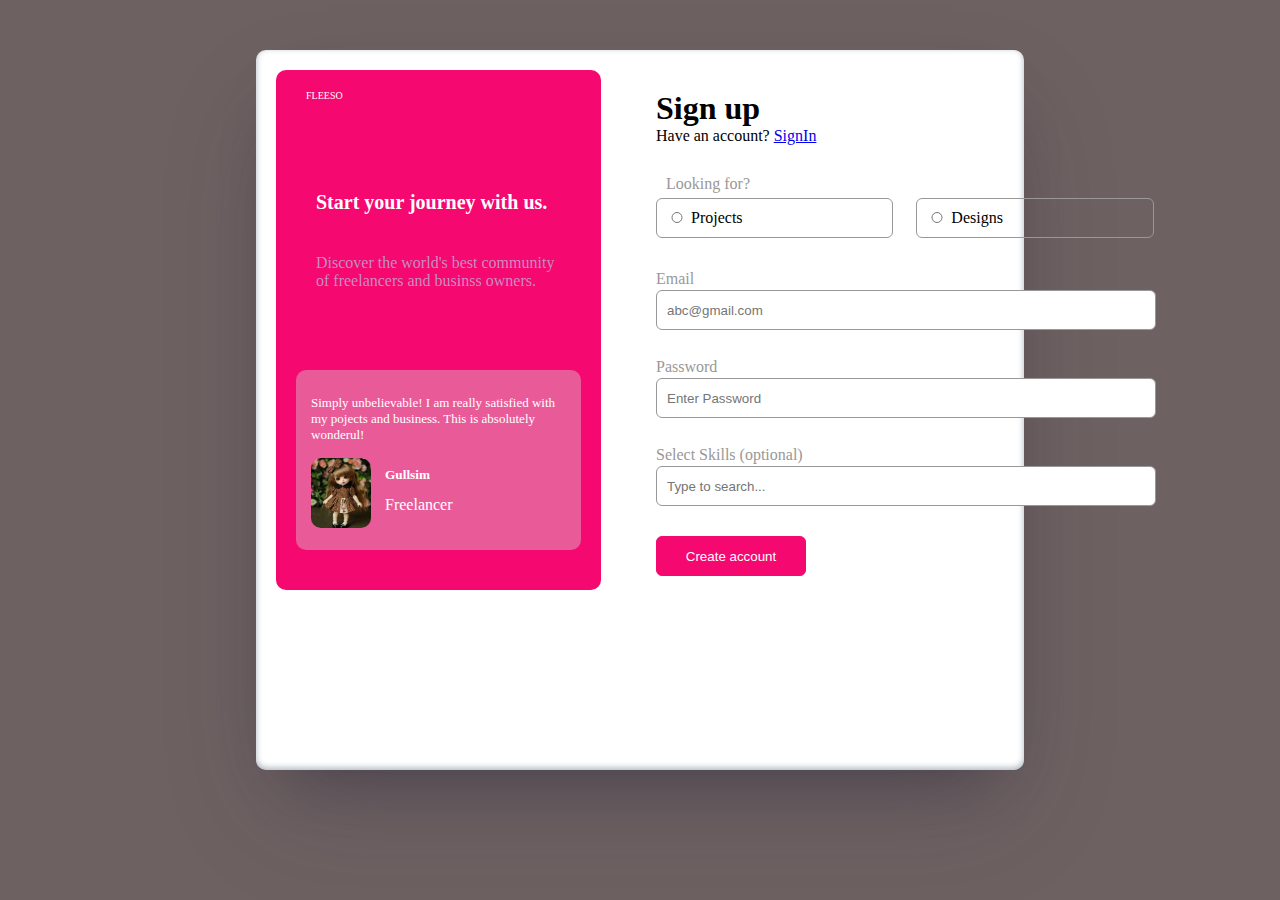
<file: index.html>
<!DOCTYPE html>
<html lang="en">

<head>
    <meta charset="UTF-8">
    <meta name="viewport" content="width=device-width, initial-scale=1.0">
    <title>Forms</title>
    <link rel="stylesheet" href="./assets/style.css">

</head>

<body>

    <div class="cont">
        <div class="main">
            <!-- First section/child -->
            <div class="content">
                <div class="one">
                    <p style="color: white; font-size:10px;">FLEESO</p>
                </div>
                <div class="two">
                    <h2 style="color: white; font-size:20px;">Start your journey with us.</h2>
                    <p class="p">Discover the world's best community of freelancers and businss owners.</p>
                </div>

                <!-- pic section -->
                <div class="pic-column">
                    <div class="para" style="font-size: 13px;">
                        <p>Simply unbelievable! I am really satisfied with my pojects and business. This is
                            absolutely wonderul!</p>

                    </div>

                    <div class="data">
                        <img src="./imgs/dool.jpg" alt="Los Angeles">
                        <div class="name">
                            <h5 style="color: white;">Gullsim</h5><br>
                            <p class="free" style="color: white;">Freelancer</p>
                            <br>
                        </div>
                    </div>
                </div>
            </div>
        </div>

        <!-- second main section -->
        <div class="second_form">
            <div class="header">
                <h1>Sign up</h1>
                <p>Have an account? <a href="./assets/login.html">SignIn</a></p>
            </div>
            <div class="inputs">
                <form action="/">
                    <!-- Radio btns -->
                    <div class="loo">
                        <p>Looking for?</p>
                        <div class="radio">
                            <div class="radio1">
                                <input type="radio" id="Radio1" name="radio">
                                <label for="Radio1">Projects</label>
                            </div>
                            <div class="radio2">
                                <input type="radio" id="Radio2" name="radio">
                                <label for="Radio2">Designs</label>
                            </div>
                        </div>
                    </div>
                    <!-- Input fields -->
                    <div class="third">
                        <div>
                            <p style="color: #999898;">Email</p>
                            <input type="email" id="sEmail" name="email" class="full" placeholder="abc@gmail.com">
                            <br><br>
                        </div>
                        <div>
                            <p style="color: #999898;">Password</p>
                            <input type="password" id="sPassword" name="password" class="full"
                                placeholder="Enter Password">
                            <br><br>
                        </div>
                        <div>
                            <p style="color: #999898;">Select Skills (optional) </p>
                            <input type="search" id="search" name="search" class="full" placeholder="Type to search...">

                        </div>
                        <button type="submit">Create account</button>

                    </div>
            </div>
        </div>
    </div>


</body>

</html>
</file>
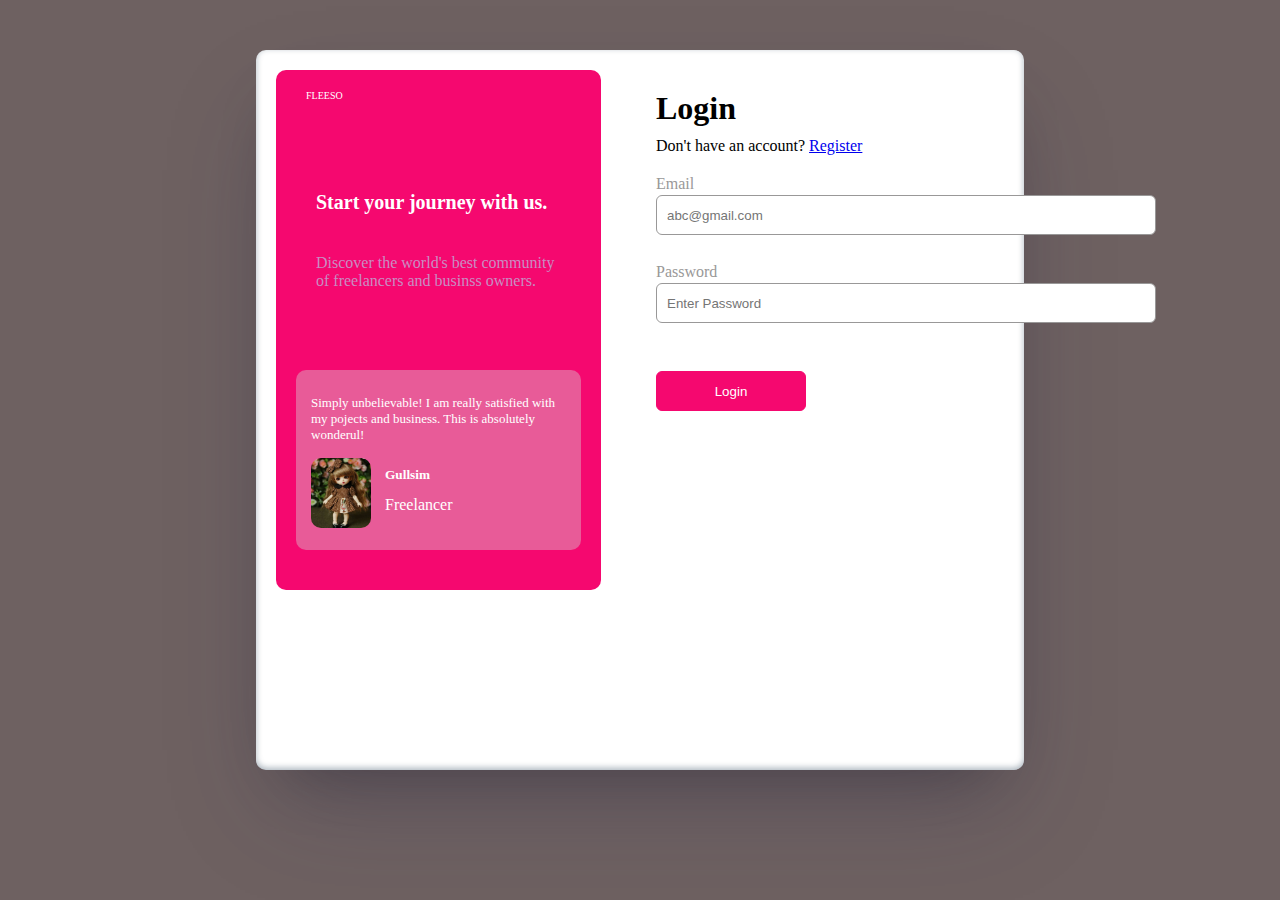
<file: assets/login.html>
<!DOCTYPE html>
<html lang="en">

<head>
    <meta charset="UTF-8">
    <meta name="viewport" content="width=device-width, initial-scale=1.0">
    <title>Forms</title>
    <link rel="stylesheet" href="./login.html">
    <link rel="stylesheet" href="./style.css">

</head>

<body>
    <div class="conts">
        <div class="main">
            <!-- First section -->
            <div class="content">
                <div class="one">
                    <p style="color: white; font-size:10px;">FLEESO</p>
                </div>
                <div class="two">
                    <h2 style="color: white; font-size:20px;">Start your journey with us.</h2>
                    <p>Discover the world's best community of freelancers and businss owners.</p>
                </div>

                <!-- pic section -->
                <div class="pic-column">
                    <div class="para" style="font-size: 13px;">
                        <p>Simply unbelievable! I am really satisfied with my pojects and business. This is
                            absolutely wonderul!</p>

                    </div>

                    <div class="data">
                        <img src="../imgs/dool.jpg" alt="Los Angeles">
                        <div class="name">
                            <h5 style="color: white;">Gullsim</h5><br>
                            <p class="free" style="color: white;">Freelancer</p>
                            <br>
                        </div>
                    </div>
                </div>
            </div>
        </div>

        <div class="second_form" id="login">
            <div class="header">
                <h1 >Login</h1>
                <p style="margin-top: 10px;">Don't have an account? <a href="../index.html">Register</a></p>
            </div>
            <div class="input">
                <form action="/">
                    <!-- Input fields -->
                    <div>
                        <p style="color: #999898;margin-top:20px;" >Email</p>
                        <input type="email" id="lEmail" name="email" class="full" placeholder="abc@gmail.com">
                        <br><br>
                    </div>
                    <div>
                        <p style="color: #999898;">Password</p>
                        <input type="password" id="lPassword" name="password" class="full" placeholder="Enter Password">
                        <br><br>
                    </div>
                    <button type="submit" >Login</button>

            </div>
        </div>
    </div>

</body>

</html>
</file>
<file: assets/style.css>
body {
    background-color: #6e6161;
    overflow-x: hidden;
    overflow-y: hidden;
}

* {
    padding: 0;
    margin: 0;
    box-sizing: border-box;
    scroll-behavior: smooth;
}

.cont,
.conts {
    background-color: rgb(255, 255, 255);
    width: 60vw;
    height: 80vh;
    padding: 10px;
    display: flex;
    border-radius: 10px;
    margin: 0 auto;
    margin-top: 50px;
    box-shadow: rgba(50, 50, 93, 0.25) 0px 50px 100px -20px, rgba(0, 0, 0, 0.3) 0px 30px 60px -30px, rgba(10, 37, 64, 0.35) 0px -2px 6px 0px inset;

}


.main {
    width: 330px;
    height: 520px;
    padding: 10px;
    margin: 10px;
    margin-right: 25px;
    background-color: #f5086f;
    border-radius: 10px;
    align-items: center;
    justify-content: center;
}

.pic-column {
    margin: 10px;
    width: 285px;
    height: 180px;
    padding: 15px;
    margin-top: 80px;
    background-color: #e85b98;
    border-radius: 10px;
    color: white;
    align-items: center;
    justify-content: center;
}

img {
    margin-top: 15px;
    border-radius: 10px;
    width: 60px;
    height: 70px;
}

.one {
    padding-left: 20px;
    padding-top: 10px;
}

.two {

    padding-top: 90px;
    padding-left: 30px;
    padding-right: 30px;
    color: #b5bfe0be;
}

h2 {
    padding-bottom: 40px;
}

.para {

    margin-top: 10px;
}

.name {
    display: inline-block;
}

.name h5 {
    margin-top: -20px;
    margin-left: 10px;
}

.free {
    margin-left: 10px;
    margin-top: -5px;
}


/* -------------------second_form---------------------------- */
.second_form {
    width: 800px;
    height: 500px;
    margin: 10px;
    padding: 20px;
    display: inline;
    border-radius: 1%;
}

.lookingfor {
    margin-top: 50px;
}

.loo {
    margin-top: -30px;
    margin-bottom: 15px;
    display: inline-block;
    width: 90%;
    height: 100px;
}

.loo p {
    margin: 20px 0px 30px 10px;
    color: #999898;
}


.radio {
    width: 100%;
    margin-top: -10px;
    display: flex;
}


.radio1 {
    border: 1px solid #999898;
    margin-top: -15px;
    padding: 10px;
    border-radius: 6px;
    width: 265px;
    height: 40px;
    margin-bottom: 10px;
}

.radio2 {
    border: 1px solid #999898;
    margin-top: -15px;
    padding: 10px;
    border-radius: 6px;
    width: 265px;
    height: 40px;
    margin-left: 23px;
    margin-bottom: 10px;
}


.radio input {
    width: 20px;
    height: 11px;
    text-align: center;
    margin-bottom: 500px;
}

.third input {
    border: 1px solid #999898;
    margin-top: 2px;
    padding: 10px;
    border-radius: 6px;
    width: 500px;
    height: 40px;
    margin-bottom: 10px;
}

button {
    border: 1px solid #f5086f;
    margin-top: 20px;
    padding: 10px;
    border-radius: 6px;
    width: 150px;
    height: 40px;
    margin-bottom: 10px;
    background-color: #f5086f;
    color: white;
}

.inputs {
    margin-top: 40px;
}

.full {
    border: 1px solid #999898;
    margin-top: 2px;
    padding: 10px;
    border-radius: 6px;
    width: 500px;
    height: 40px;
    margin-bottom: 10px;
}


/* ------------------------------------------------ */
</file>
